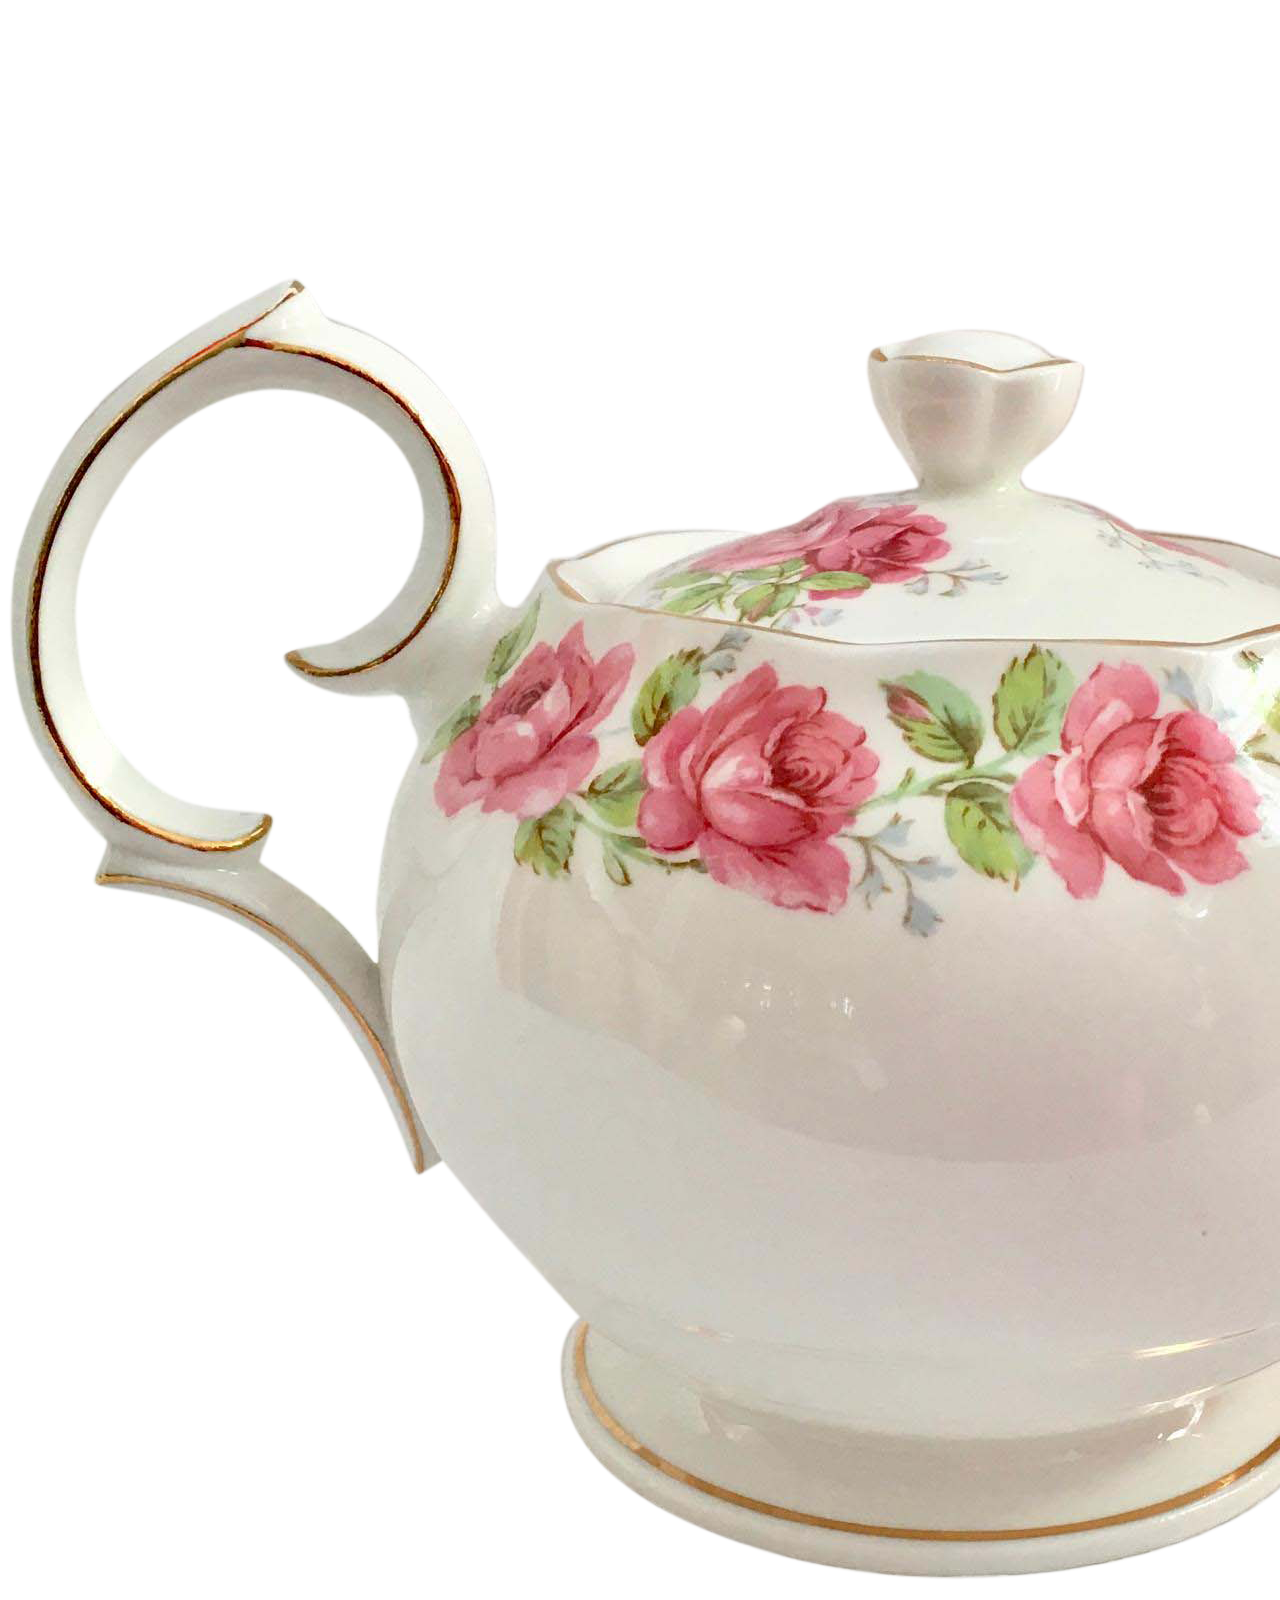
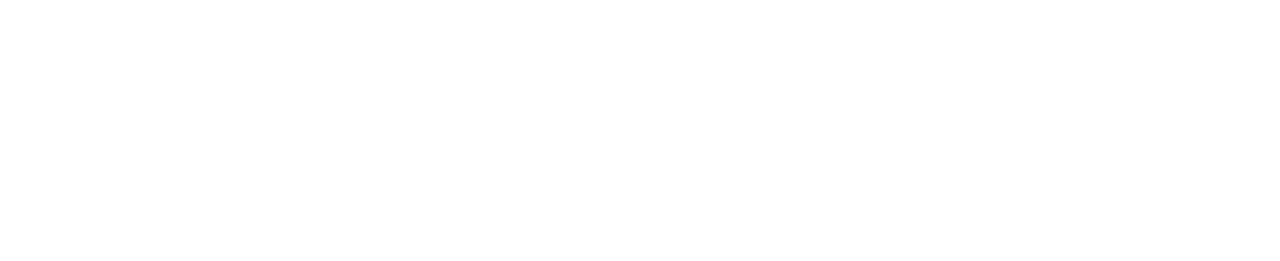
<file: html/scultures.html>
<!DOCTYPE html>
<html lang="en">
<head>
    <meta charset="UTF-8">
    <meta http-equiv="X-UA-Compatible" content="IE=edge">
    <meta name="viewport" content="width=device-width, initial-scale=1.0">
    <title>Document</title>
</head>
<body>
    <a href="html/scultures.html"><img src="../media/teapot.png"></a>
</body>
</html>
</file>
